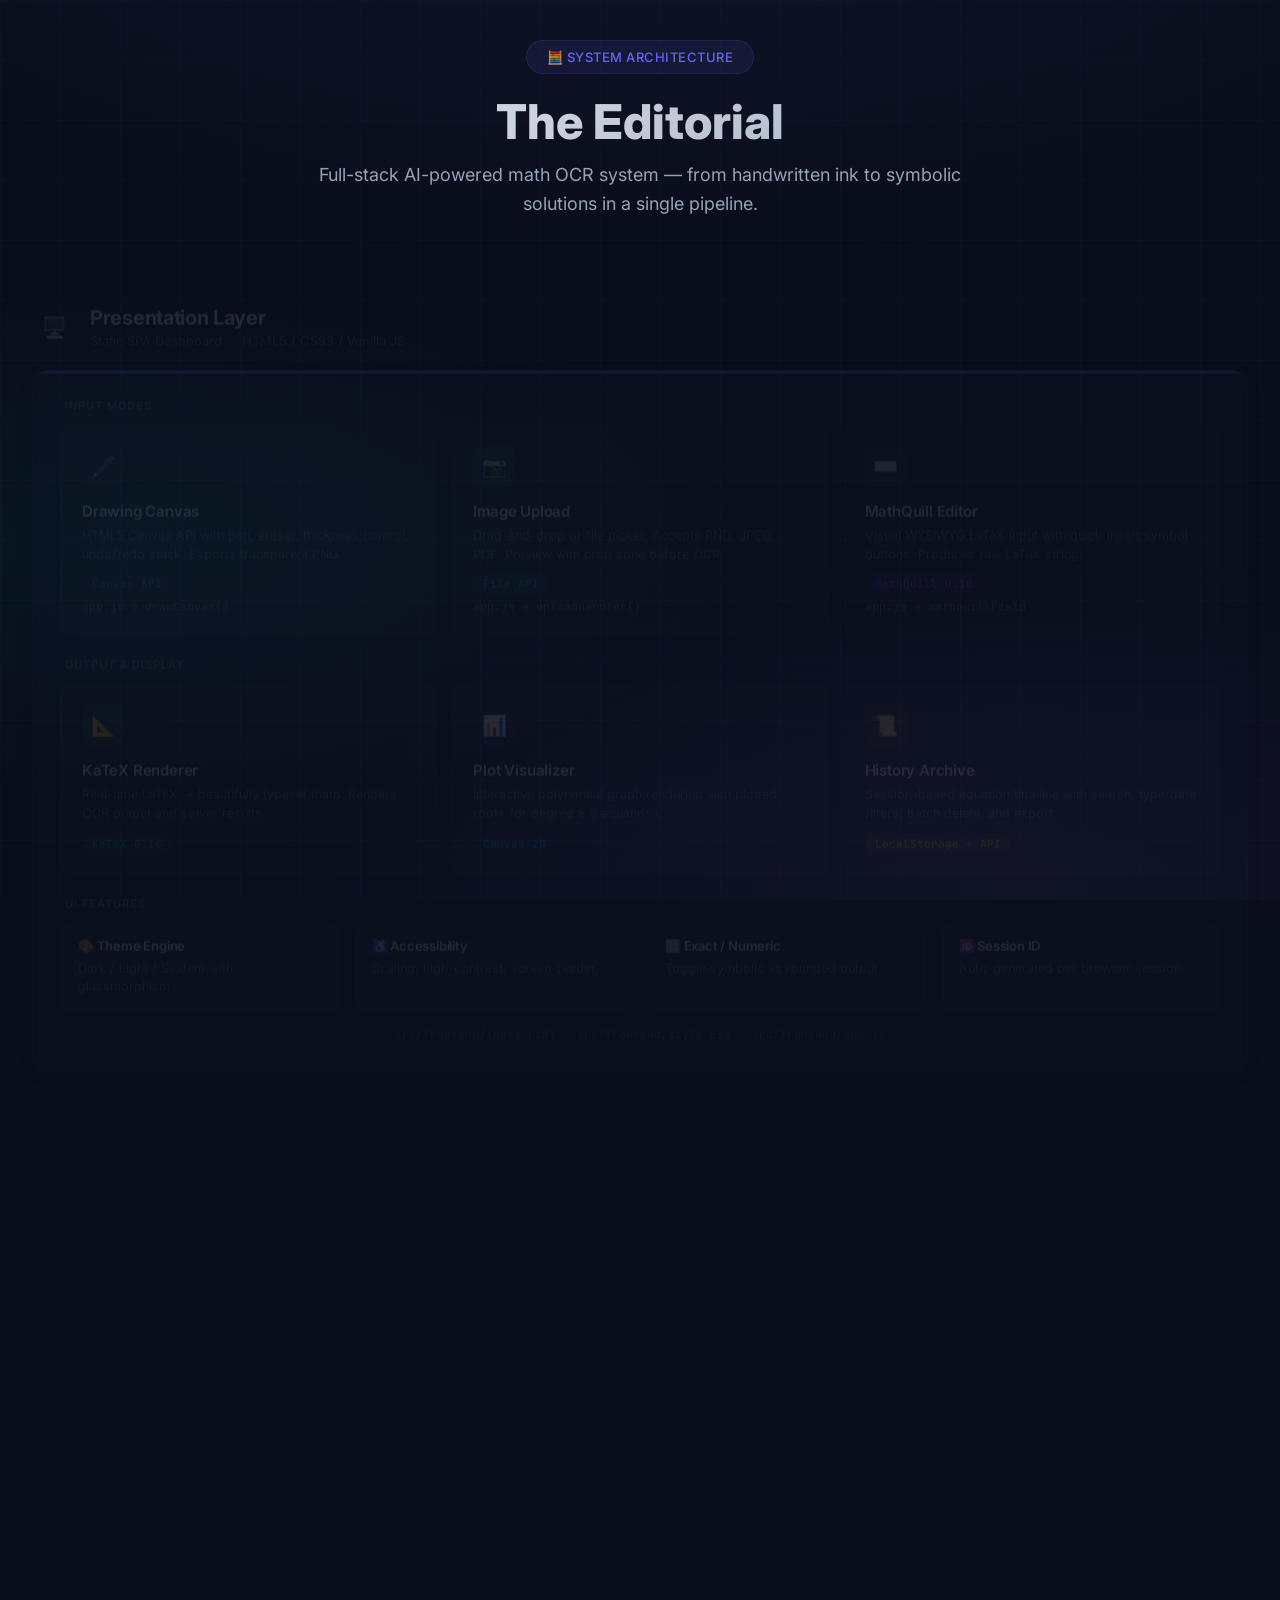
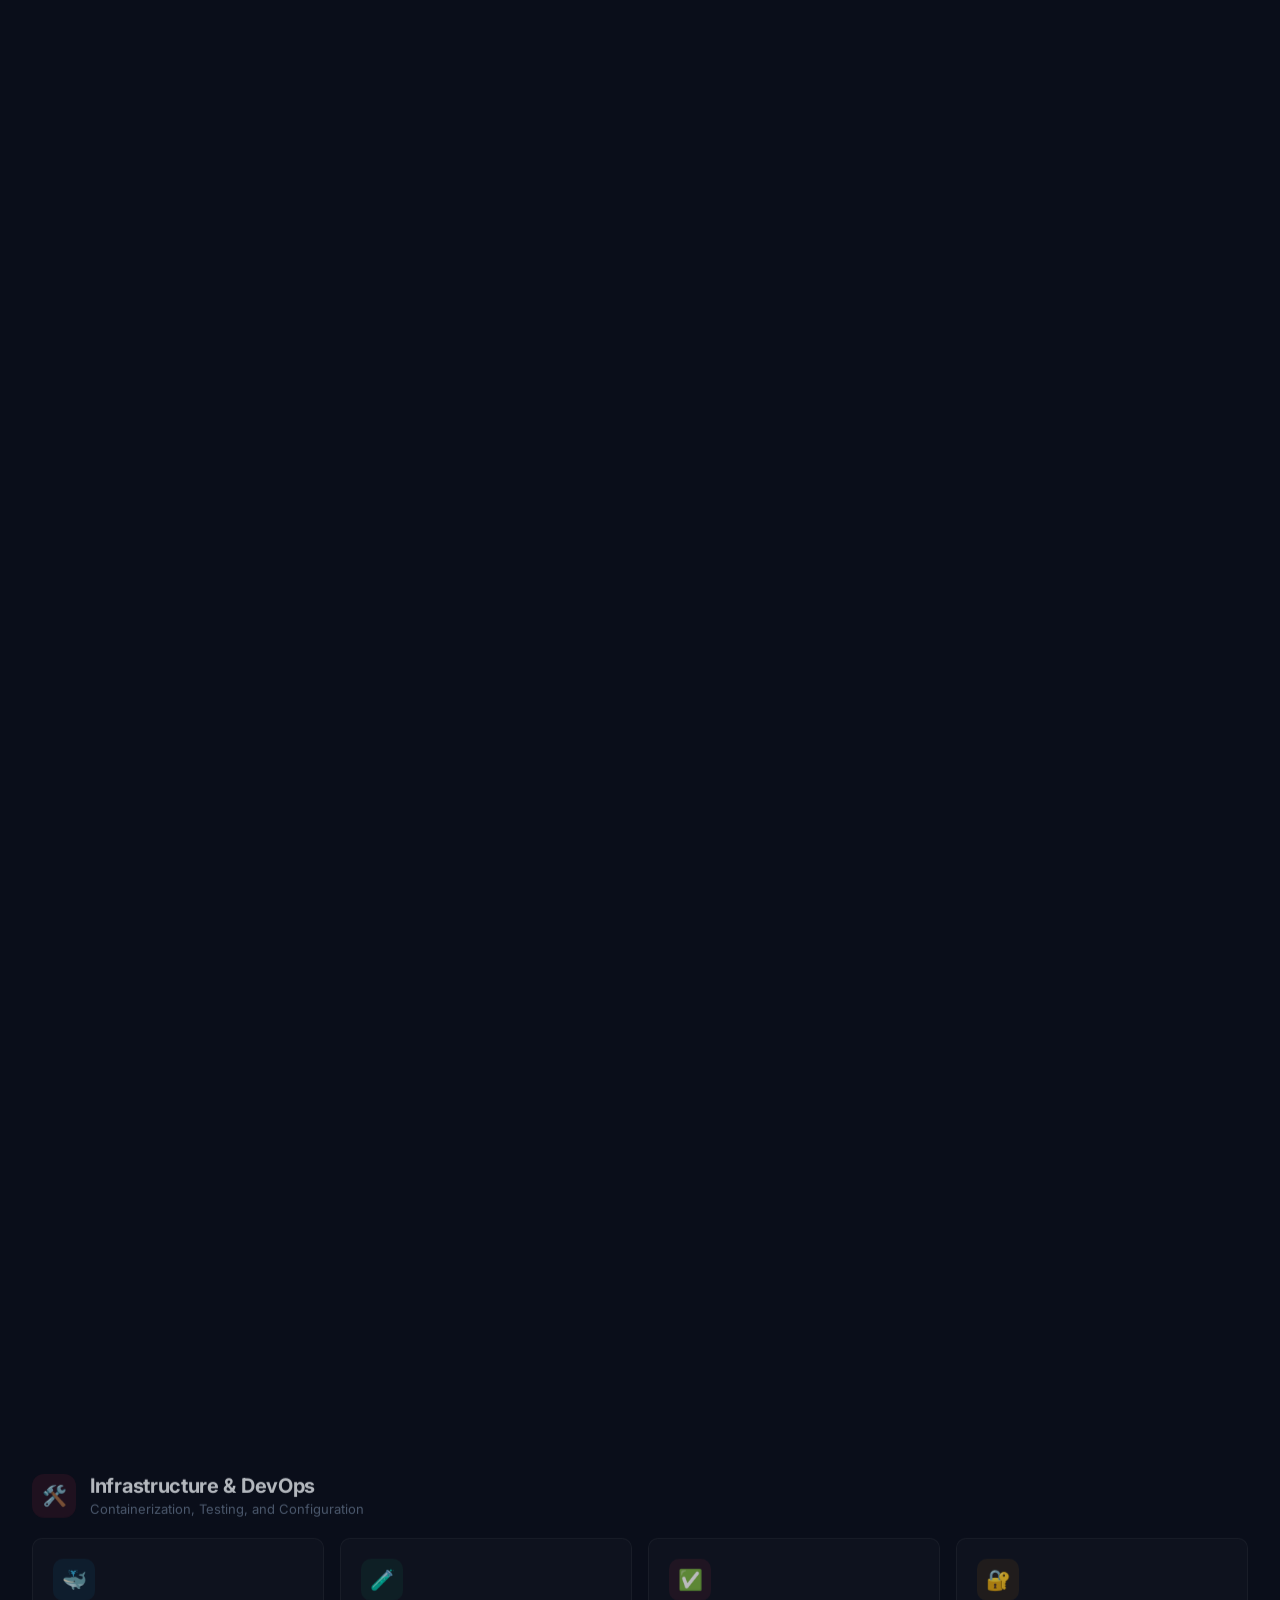
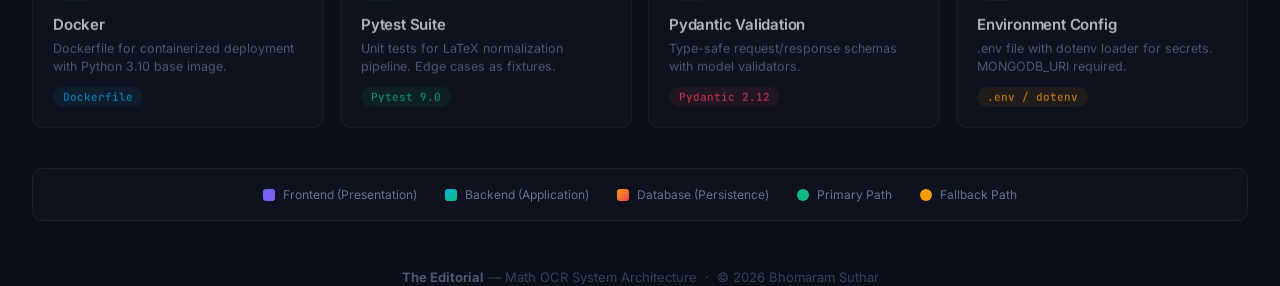
<file: docs/index.html>
<!DOCTYPE html>
<html lang="en">
<head>
  <meta charset="UTF-8">
  <meta http-equiv="refresh" content="0; url=architecture-diagram.html">
  <title>Redirecting — The Editorial</title>
</head>
<body>
  <p>Redirecting to <a href="architecture-diagram.html">System Architecture</a>...</p>
</body>
</html>
</file>
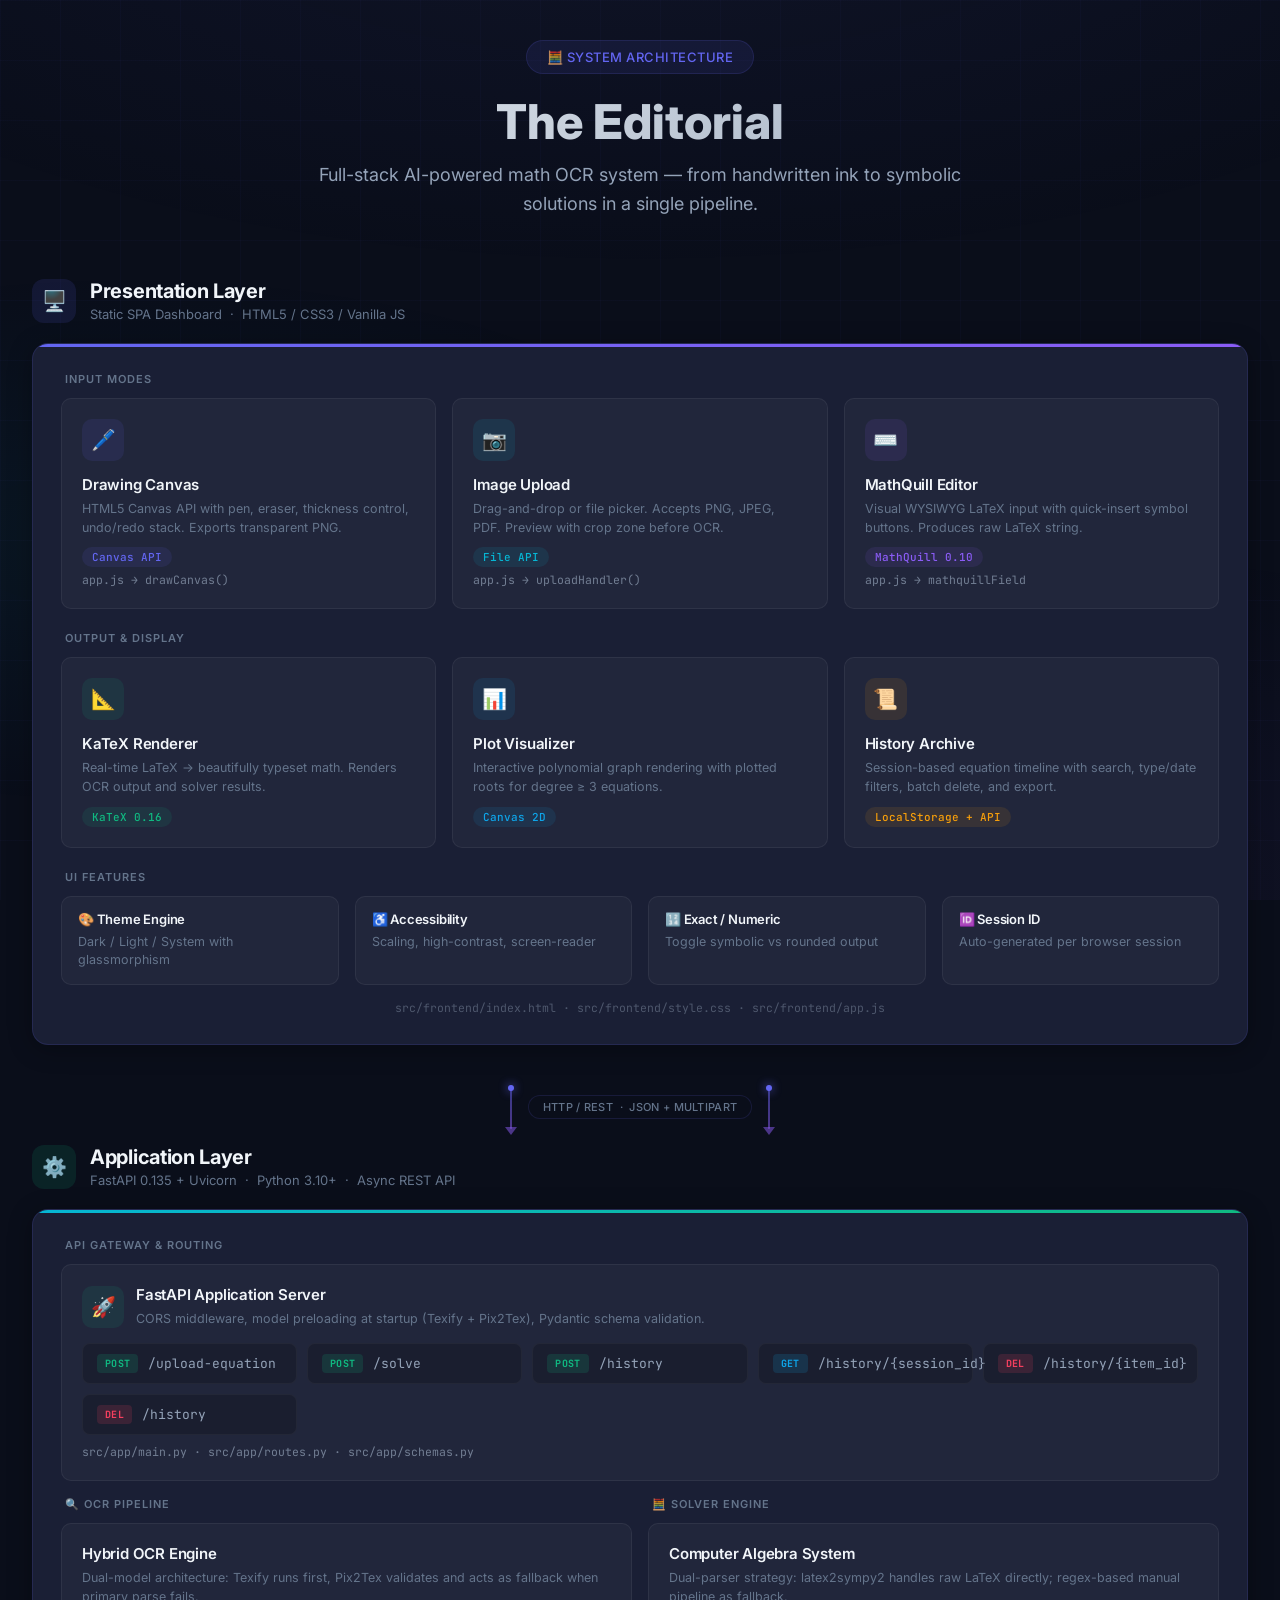
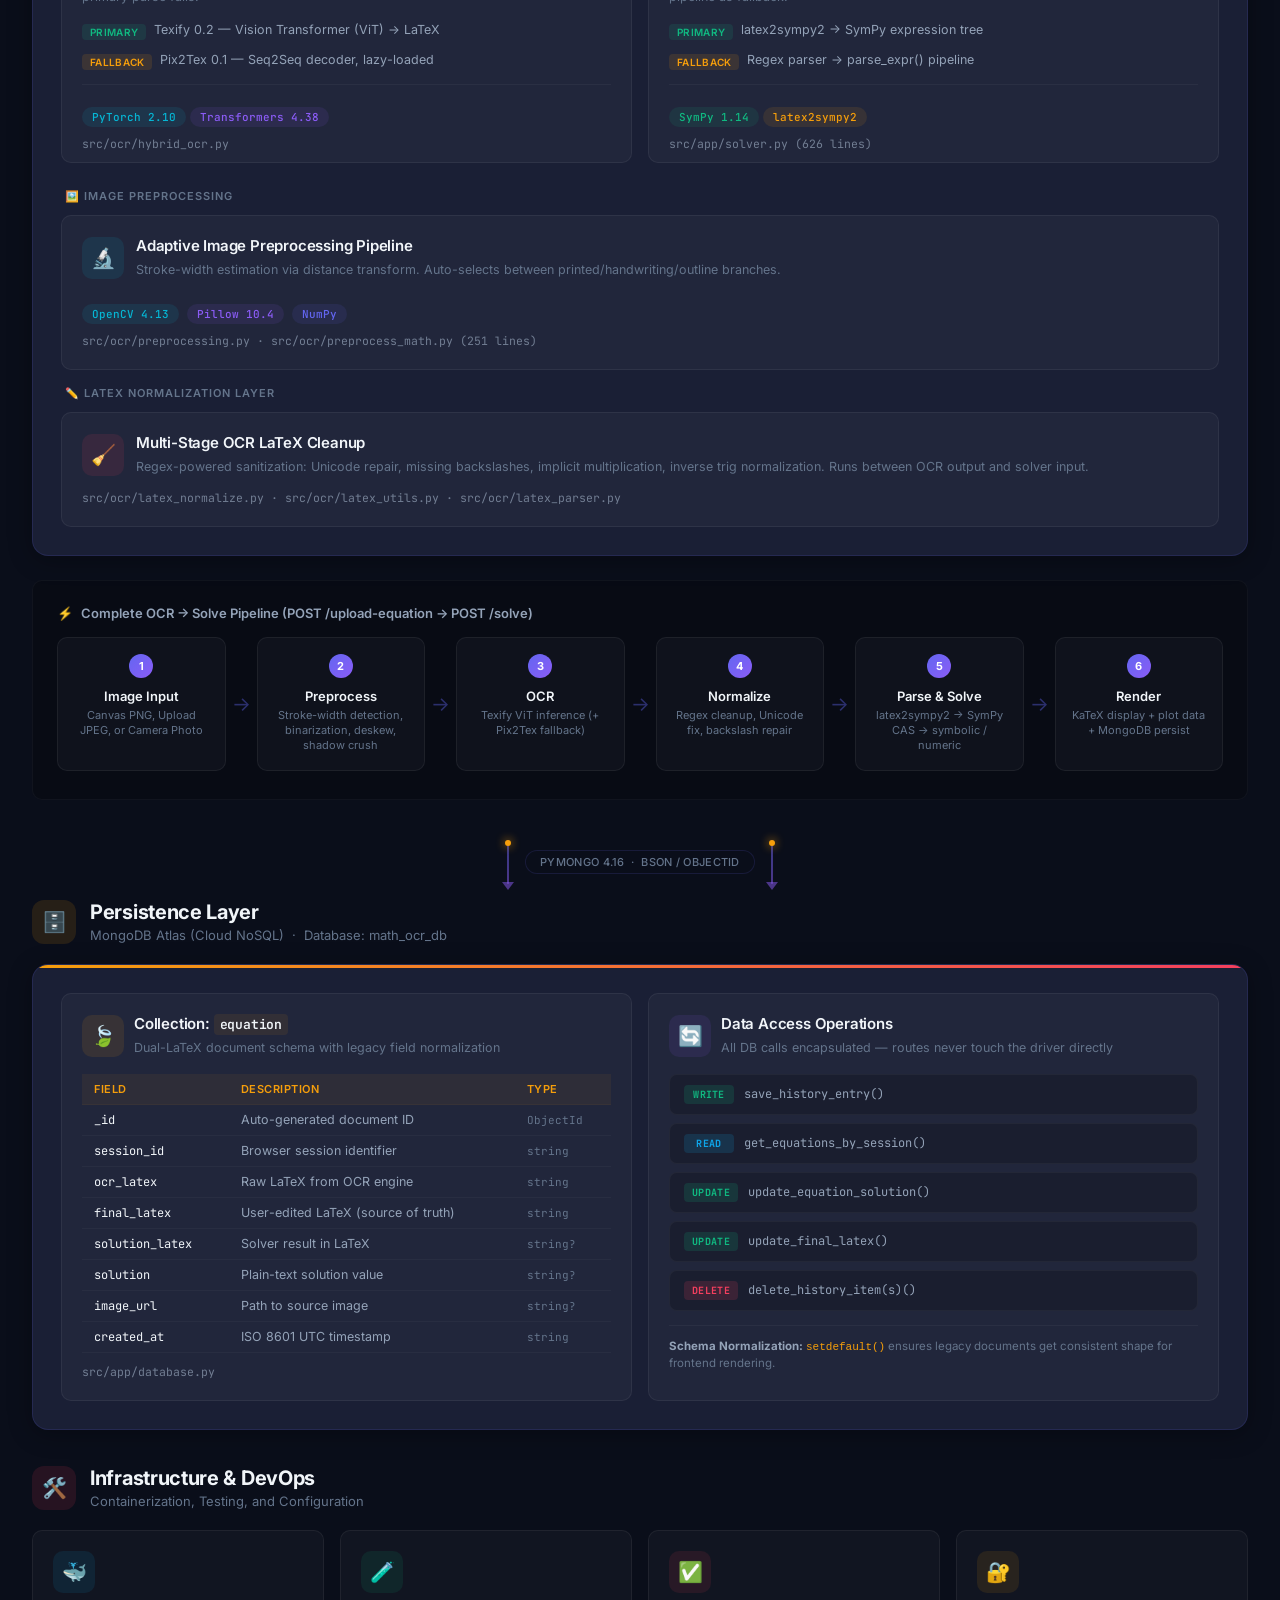
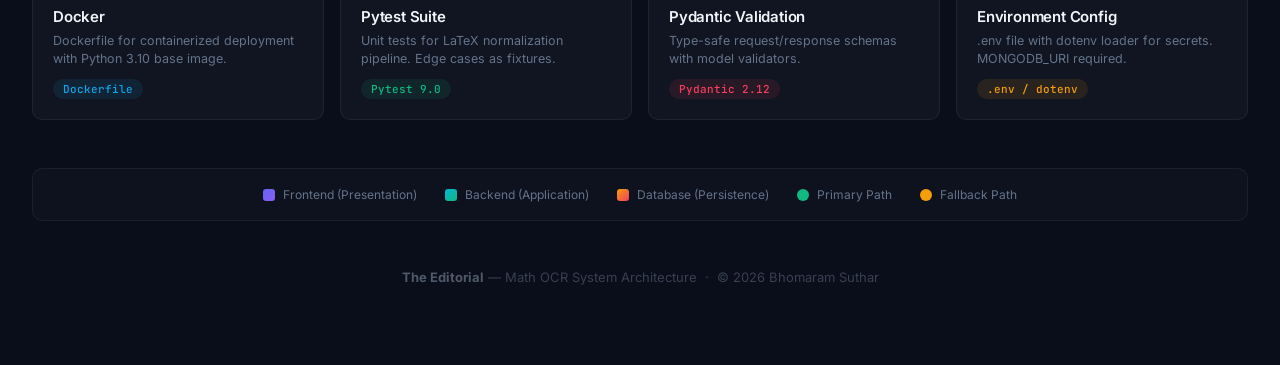
<file: assests/architecture-diagram.html>
<!DOCTYPE html>
<html lang="en">
<head>
  <meta charset="UTF-8">
  <meta name="viewport" content="width=device-width, initial-scale=1.0">
  <title>The Editorial — System Architecture</title>
  <link href="https://fonts.googleapis.com/css2?family=Inter:wght@300;400;500;600;700;800&family=JetBrains+Mono:wght@400;500&display=swap" rel="stylesheet">
  <style>
    /* ── Reset & Base ──────────────────────────── */
    *, *::before, *::after { box-sizing: border-box; margin: 0; padding: 0; }

    :root {
      --bg-primary: #0a0e1a;
      --bg-secondary: #111827;
      --bg-card: #1a1f35;
      --bg-card-hover: #222845;
      --border-subtle: rgba(99, 102, 241, 0.15);
      --border-glow: rgba(99, 102, 241, 0.4);
      --text-primary: #f1f5f9;
      --text-secondary: #94a3b8;
      --text-muted: #64748b;
      --accent-indigo: #6366f1;
      --accent-violet: #8b5cf6;
      --accent-cyan: #06b6d4;
      --accent-emerald: #10b981;
      --accent-amber: #f59e0b;
      --accent-rose: #f43f5e;
      --accent-sky: #0ea5e9;
      --gradient-primary: linear-gradient(135deg, #6366f1, #8b5cf6);
      --gradient-warm: linear-gradient(135deg, #f59e0b, #f43f5e);
      --gradient-cool: linear-gradient(135deg, #06b6d4, #10b981);
      --gradient-ocean: linear-gradient(135deg, #0ea5e9, #6366f1);
      --shadow-glow: 0 0 30px rgba(99, 102, 241, 0.15);
      --shadow-card: 0 4px 24px rgba(0, 0, 0, 0.3);
      --radius: 16px;
      --radius-sm: 10px;
    }

    body {
      font-family: 'Inter', -apple-system, BlinkMacSystemFont, sans-serif;
      background: var(--bg-primary);
      color: var(--text-primary);
      min-height: 100vh;
      overflow-x: hidden;
    }

    /* ── Background Pattern ───────────────────── */
    body::before {
      content: '';
      position: fixed;
      inset: 0;
      background:
        radial-gradient(ellipse 80% 50% at 50% -20%, rgba(99, 102, 241, 0.08), transparent),
        radial-gradient(ellipse 60% 40% at 80% 100%, rgba(139, 92, 246, 0.06), transparent),
        radial-gradient(ellipse 50% 30% at 10% 60%, rgba(6, 182, 212, 0.05), transparent);
      pointer-events: none;
      z-index: 0;
    }

    .background-grid {
      position: fixed;
      inset: 0;
      background-image:
        linear-gradient(rgba(99, 102, 241, 0.03) 1px, transparent 1px),
        linear-gradient(90deg, rgba(99, 102, 241, 0.03) 1px, transparent 1px);
      background-size: 60px 60px;
      pointer-events: none;
      z-index: 0;
    }

    /* ── Container ────────────────────────────── */
    .container {
      position: relative;
      z-index: 1;
      max-width: 1400px;
      margin: 0 auto;
      padding: 40px 32px 80px;
    }

    /* ── Header ───────────────────────────────── */
    .header {
      text-align: center;
      margin-bottom: 60px;
    }

    .header-badge {
      display: inline-flex;
      align-items: center;
      gap: 8px;
      background: rgba(99, 102, 241, 0.1);
      border: 1px solid var(--border-subtle);
      border-radius: 100px;
      padding: 8px 20px;
      font-size: 13px;
      font-weight: 500;
      color: var(--accent-indigo);
      letter-spacing: 0.5px;
      text-transform: uppercase;
      margin-bottom: 20px;
    }

    .header h1 {
      font-size: 48px;
      font-weight: 800;
      background: linear-gradient(135deg, #f1f5f9 0%, #94a3b8 100%);
      -webkit-background-clip: text;
      -webkit-text-fill-color: transparent;
      background-clip: text;
      line-height: 1.15;
      margin-bottom: 12px;
    }

    .header p {
      font-size: 18px;
      color: var(--text-secondary);
      max-width: 700px;
      margin: 0 auto;
      line-height: 1.6;
    }

    /* ── Tier Label ────────────────────────────── */
    .tier-section {
      margin-bottom: 24px;
      position: relative;
    }

    .tier-label {
      display: flex;
      align-items: center;
      gap: 14px;
      margin-bottom: 20px;
    }

    .tier-label-icon {
      width: 44px;
      height: 44px;
      border-radius: 12px;
      display: flex;
      align-items: center;
      justify-content: center;
      font-size: 20px;
      flex-shrink: 0;
    }

    .tier-label-text h2 {
      font-size: 20px;
      font-weight: 700;
      letter-spacing: -0.3px;
    }

    .tier-label-text span {
      font-size: 13px;
      color: var(--text-muted);
      font-weight: 400;
    }

    /* ── Tier Card Wrapper ────────────────────── */
    .tier-card {
      background: var(--bg-card);
      border: 1px solid var(--border-subtle);
      border-radius: var(--radius);
      padding: 28px;
      box-shadow: var(--shadow-card);
      position: relative;
      overflow: hidden;
      transition: border-color 0.3s ease;
    }

    .tier-card:hover {
      border-color: var(--border-glow);
    }

    .tier-card::before {
      content: '';
      position: absolute;
      top: 0;
      left: 0;
      right: 0;
      height: 3px;
      border-radius: var(--radius) var(--radius) 0 0;
    }

    .tier-frontend::before { background: var(--gradient-primary); }
    .tier-backend::before { background: var(--gradient-cool); }
    .tier-database::before { background: var(--gradient-warm); }

    /* ── Component Rows ───────────────────────── */
    .component-row {
      display: grid;
      gap: 16px;
    }

    .component-row.cols-3 { grid-template-columns: repeat(3, 1fr); }
    .component-row.cols-4 { grid-template-columns: repeat(4, 1fr); }
    .component-row.cols-2 { grid-template-columns: repeat(2, 1fr); }

    /* ── Component Box ────────────────────────── */
    .component {
      background: rgba(255, 255, 255, 0.03);
      border: 1px solid rgba(255, 255, 255, 0.06);
      border-radius: var(--radius-sm);
      padding: 20px;
      transition: all 0.3s cubic-bezier(0.4, 0, 0.2, 1);
      position: relative;
    }

    .component:hover {
      background: rgba(255, 255, 255, 0.06);
      border-color: rgba(255, 255, 255, 0.12);
      transform: translateY(-2px);
      box-shadow: 0 8px 32px rgba(0, 0, 0, 0.2);
    }

    .component-icon {
      width: 42px;
      height: 42px;
      border-radius: 10px;
      display: flex;
      align-items: center;
      justify-content: center;
      font-size: 20px;
      margin-bottom: 14px;
    }

    .component h3 {
      font-size: 15px;
      font-weight: 600;
      margin-bottom: 6px;
      letter-spacing: -0.2px;
    }

    .component p {
      font-size: 12.5px;
      color: var(--text-muted);
      line-height: 1.5;
    }

    .tech-badge {
      display: inline-block;
      background: rgba(99, 102, 241, 0.1);
      color: var(--accent-indigo);
      font-size: 11px;
      font-weight: 500;
      padding: 3px 10px;
      border-radius: 100px;
      margin-top: 10px;
      font-family: 'JetBrains Mono', monospace;
    }

    .tech-badge.emerald { background: rgba(16, 185, 129, 0.1); color: var(--accent-emerald); }
    .tech-badge.cyan { background: rgba(6, 182, 212, 0.1); color: var(--accent-cyan); }
    .tech-badge.amber { background: rgba(245, 158, 11, 0.1); color: var(--accent-amber); }
    .tech-badge.rose { background: rgba(244, 63, 94, 0.1); color: var(--accent-rose); }
    .tech-badge.sky { background: rgba(14, 165, 233, 0.1); color: var(--accent-sky); }
    .tech-badge.violet { background: rgba(139, 92, 246, 0.1); color: var(--accent-violet); }

    /* ── Connection Arrow ─────────────────────── */
    .connection {
      display: flex;
      align-items: center;
      justify-content: center;
      padding: 16px 0;
      position: relative;
    }

    .connection-line {
      display: flex;
      flex-direction: column;
      align-items: center;
      gap: 6px;
    }

    .connection-arrow {
      width: 2px;
      height: 36px;
      position: relative;
      overflow: visible;
    }

    .connection-arrow::before {
      content: '';
      position: absolute;
      top: 0;
      left: 0;
      width: 2px;
      height: 100%;
      background: linear-gradient(180deg, rgba(99, 102, 241, 0.5), rgba(139, 92, 246, 0.5));
      border-radius: 1px;
    }

    .connection-arrow::after {
      content: '';
      position: absolute;
      bottom: -6px;
      left: 50%;
      transform: translateX(-50%);
      width: 0;
      height: 0;
      border-left: 6px solid transparent;
      border-right: 6px solid transparent;
      border-top: 8px solid rgba(139, 92, 246, 0.5);
    }

    /* Animated data dot */
    .data-dot {
      width: 6px;
      height: 6px;
      border-radius: 50%;
      background: var(--accent-indigo);
      box-shadow: 0 0 10px var(--accent-indigo);
      animation: flowDown 2s ease-in-out infinite;
      position: absolute;
      left: 50%;
      transform: translateX(-50%);
    }

    @keyframes flowDown {
      0% { top: -4px; opacity: 0; }
      20% { opacity: 1; }
      80% { opacity: 1; }
      100% { top: calc(100% + 4px); opacity: 0; }
    }

    .connection-label {
      font-size: 11px;
      font-weight: 500;
      color: var(--text-muted);
      background: var(--bg-primary);
      border: 1px solid var(--border-subtle);
      border-radius: 100px;
      padding: 4px 14px;
      letter-spacing: 0.3px;
      text-transform: uppercase;
      white-space: nowrap;
    }

    .connection-bi {
      display: flex;
      align-items: center;
      gap: 16px;
    }

    /* ── Sub-sections inside tiers ─────────────── */
    .sub-section-label {
      font-size: 11px;
      font-weight: 600;
      color: var(--text-muted);
      text-transform: uppercase;
      letter-spacing: 1px;
      margin-bottom: 12px;
      margin-top: 22px;
      padding-left: 4px;
    }

    .sub-section-label:first-of-type {
      margin-top: 0;
    }

    /* ── Internal Flow ────────────────────────── */
    .internal-flow {
      display: flex;
      align-items: center;
      justify-content: center;
      gap: 0;
      margin: 18px 0;
      flex-wrap: wrap;
    }

    .flow-step {
      display: flex;
      align-items: center;
      gap: 0;
    }

    .flow-node {
      background: rgba(99, 102, 241, 0.08);
      border: 1px solid rgba(99, 102, 241, 0.2);
      border-radius: 8px;
      padding: 10px 16px;
      font-size: 12px;
      font-weight: 500;
      color: var(--text-secondary);
      white-space: nowrap;
      transition: all 0.3s ease;
    }

    .flow-node:hover {
      background: rgba(99, 102, 241, 0.14);
      border-color: rgba(99, 102, 241, 0.3);
      color: var(--text-primary);
    }

    .flow-node .node-icon {
      margin-right: 6px;
    }

    .flow-arrow {
      color: var(--accent-indigo);
      font-size: 18px;
      padding: 0 8px;
      opacity: 0.5;
    }

    /* ── Pipeline Diagram ─────────────────────── */
    .pipeline-container {
      background: rgba(0, 0, 0, 0.2);
      border: 1px solid rgba(255, 255, 255, 0.04);
      border-radius: var(--radius-sm);
      padding: 24px;
      margin-top: 20px;
    }

    .pipeline-title {
      font-size: 13px;
      font-weight: 600;
      color: var(--text-secondary);
      margin-bottom: 16px;
      display: flex;
      align-items: center;
      gap: 8px;
    }

    .pipeline-title::before {
      content: '⚡';
    }

    .pipeline-flow {
      display: flex;
      align-items: stretch;
      gap: 0;
      overflow-x: auto;
      padding-bottom: 4px;
    }

    .pipeline-stage {
      flex: 1;
      min-width: 140px;
      background: rgba(255, 255, 255, 0.03);
      border: 1px solid rgba(255, 255, 255, 0.06);
      border-radius: 10px;
      padding: 16px;
      text-align: center;
      position: relative;
      transition: all 0.3s ease;
    }

    .pipeline-stage:hover {
      background: rgba(255, 255, 255, 0.06);
      transform: translateY(-2px);
    }

    .pipeline-stage-number {
      width: 24px;
      height: 24px;
      border-radius: 50%;
      background: var(--gradient-primary);
      display: inline-flex;
      align-items: center;
      justify-content: center;
      font-size: 11px;
      font-weight: 700;
      margin-bottom: 10px;
      color: white;
    }

    .pipeline-stage h4 {
      font-size: 13px;
      font-weight: 600;
      margin-bottom: 4px;
    }

    .pipeline-stage p {
      font-size: 11px;
      color: var(--text-muted);
      line-height: 1.4;
    }

    .pipeline-connector {
      display: flex;
      align-items: center;
      padding: 0 6px;
      color: var(--accent-indigo);
      font-size: 20px;
      opacity: 0.4;
      flex-shrink: 0;
    }

    /* ── API Endpoints list ───────────────────── */
    .endpoints-grid {
      display: grid;
      grid-template-columns: repeat(auto-fill, minmax(200px, 1fr));
      gap: 10px;
      margin-top: 12px;
    }

    .endpoint {
      display: flex;
      align-items: center;
      gap: 10px;
      padding: 10px 14px;
      background: rgba(0, 0, 0, 0.2);
      border: 1px solid rgba(255, 255, 255, 0.04);
      border-radius: 8px;
      transition: all 0.3s ease;
    }

    .endpoint:hover {
      background: rgba(0, 0, 0, 0.3);
      border-color: rgba(255, 255, 255, 0.08);
    }

    .endpoint-method {
      font-size: 10px;
      font-weight: 700;
      font-family: 'JetBrains Mono', monospace;
      padding: 3px 8px;
      border-radius: 4px;
      letter-spacing: 0.3px;
    }

    .endpoint-method.post { background: rgba(16, 185, 129, 0.15); color: var(--accent-emerald); }
    .endpoint-method.get { background: rgba(14, 165, 233, 0.15); color: var(--accent-sky); }
    .endpoint-method.delete { background: rgba(244, 63, 94, 0.15); color: var(--accent-rose); }

    .endpoint-path {
      font-size: 13px;
      font-family: 'JetBrains Mono', monospace;
      color: var(--text-secondary);
      font-weight: 400;
    }

    /* ── Legend ────────────────────────────────── */
    .legend {
      display: flex;
      align-items: center;
      justify-content: center;
      gap: 28px;
      margin-top: 48px;
      padding: 18px 32px;
      background: rgba(255, 255, 255, 0.02);
      border: 1px solid rgba(255, 255, 255, 0.05);
      border-radius: var(--radius-sm);
      flex-wrap: wrap;
    }

    .legend-item {
      display: flex;
      align-items: center;
      gap: 8px;
      font-size: 12px;
      color: var(--text-muted);
    }

    .legend-color {
      width: 12px;
      height: 12px;
      border-radius: 3px;
    }

    /* ── File Map ──────────────────────────────── */
    .file-map {
      font-family: 'JetBrains Mono', monospace;
      font-size: 11.5px;
      color: var(--text-muted);
      margin-top: 6px;
      line-height: 1.3;
    }

    .file-map .file-path {
      color: var(--text-secondary);
      opacity: 0.7;
    }

    /* ── Dual column layout inside backend ────── */
    .backend-dual {
      display: grid;
      grid-template-columns: 1fr 1fr;
      gap: 16px;
    }

    .backend-dual-full {
      grid-column: 1 / -1;
    }

    /* ── Database schema ──────────────────────── */
    .schema-table {
      width: 100%;
      border-collapse: collapse;
      font-size: 12.5px;
      margin-top: 12px;
    }

    .schema-table th {
      text-align: left;
      padding: 8px 12px;
      background: rgba(245, 158, 11, 0.06);
      color: var(--accent-amber);
      font-weight: 600;
      font-size: 11px;
      text-transform: uppercase;
      letter-spacing: 0.5px;
      border-bottom: 1px solid rgba(245, 158, 11, 0.1);
    }

    .schema-table td {
      padding: 7px 12px;
      border-bottom: 1px solid rgba(255, 255, 255, 0.03);
      color: var(--text-secondary);
    }

    .schema-table td:first-child {
      font-family: 'JetBrains Mono', monospace;
      color: var(--text-primary);
      font-size: 12px;
    }

    .schema-table td:last-child {
      font-family: 'JetBrains Mono', monospace;
      font-size: 11px;
      color: var(--text-muted);
    }

    /* ── Responsive ───────────────────────────── */
    @media (max-width: 900px) {
      .component-row.cols-3,
      .component-row.cols-4 {
        grid-template-columns: repeat(2, 1fr);
      }
      .backend-dual {
        grid-template-columns: 1fr;
      }
      .header h1 { font-size: 36px; }
      .pipeline-flow { flex-wrap: wrap; gap: 8px; }
      .pipeline-connector { display: none; }
    }

    @media (max-width: 600px) {
      .component-row.cols-3,
      .component-row.cols-4,
      .component-row.cols-2 {
        grid-template-columns: 1fr;
      }
      .container { padding: 24px 16px 60px; }
      .header h1 { font-size: 28px; }
    }

    /* ── Animations on scroll ─────────────────── */
    .tier-section {
      opacity: 0;
      transform: translateY(30px);
      animation: fadeInUp 0.6s ease forwards;
    }

    .tier-section:nth-child(1) { animation-delay: 0.1s; }
    .tier-section:nth-child(2) { animation-delay: 0.2s; }
    .tier-section:nth-child(3) { animation-delay: 0.35s; }
    .tier-section:nth-child(4) { animation-delay: 0.45s; }
    .tier-section:nth-child(5) { animation-delay: 0.55s; }
    .tier-section:nth-child(6) { animation-delay: 0.65s; }
    .tier-section:nth-child(7) { animation-delay: 0.75s; }

    @keyframes fadeInUp {
      to { opacity: 1; transform: translateY(0); }
    }

    .connection {
      opacity: 0;
      animation: fadeIn 0.5s ease forwards;
      animation-delay: 0.3s;
    }

    @keyframes fadeIn {
      to { opacity: 1; }
    }

    /* ── Fallback path styling ────────────────── */
    .fallback-badge {
      display: inline-block;
      font-size: 10px;
      font-weight: 600;
      padding: 2px 8px;
      border-radius: 4px;
      background: rgba(245, 158, 11, 0.12);
      color: var(--accent-amber);
      margin-top: 6px;
      text-transform: uppercase;
      letter-spacing: 0.3px;
    }

    .primary-badge {
      display: inline-block;
      font-size: 10px;
      font-weight: 600;
      padding: 2px 8px;
      border-radius: 4px;
      background: rgba(16, 185, 129, 0.12);
      color: var(--accent-emerald);
      margin-top: 6px;
      text-transform: uppercase;
      letter-spacing: 0.3px;
    }

    /* ── Tooltip ───────────────────────────────── */
    .component[data-tooltip] {
      cursor: default;
    }

    .watermark {
      text-align: center;
      margin-top: 48px;
      font-size: 13px;
      color: var(--text-muted);
      opacity: 0.5;
    }

    .watermark strong {
      color: var(--text-secondary);
      opacity: 1;
    }
  </style>
</head>
<body>
  <div class="background-grid"></div>

  <div class="container">

    <!-- ═══════════════════════════════════════════
         HEADER
    ═══════════════════════════════════════════ -->
    <header class="header">
      <div class="header-badge">🧮 System Architecture</div>
      <h1>The Editorial</h1>
      <p>Full-stack AI-powered math OCR system — from handwritten ink to symbolic solutions in a single pipeline.</p>
    </header>

    <!-- ═══════════════════════════════════════════
         TIER 1: FRONTEND (Presentation Layer)
    ═══════════════════════════════════════════ -->
    <section class="tier-section">
      <div class="tier-label">
        <div class="tier-label-icon" style="background: rgba(99, 102, 241, 0.12);">🖥️</div>
        <div class="tier-label-text">
          <h2>Presentation Layer</h2>
          <span>Static SPA Dashboard &nbsp;·&nbsp; HTML5 / CSS3 / Vanilla JS</span>
        </div>
      </div>

      <div class="tier-card tier-frontend">

        <div class="sub-section-label">Input Modes</div>
        <div class="component-row cols-3">
          <div class="component">
            <div class="component-icon" style="background: rgba(99, 102, 241, 0.1);">🖊️</div>
            <h3>Drawing Canvas</h3>
            <p>HTML5 Canvas API with pen, eraser, thickness control, undo/redo stack. Exports transparent PNG.</p>
            <span class="tech-badge">Canvas API</span>
            <div class="file-map"><span class="file-path">app.js → drawCanvas()</span></div>
          </div>
          <div class="component">
            <div class="component-icon" style="background: rgba(6, 182, 212, 0.1);">📷</div>
            <h3>Image Upload</h3>
            <p>Drag-and-drop or file picker. Accepts PNG, JPEG, PDF. Preview with crop zone before OCR.</p>
            <span class="tech-badge cyan">File API</span>
            <div class="file-map"><span class="file-path">app.js → uploadHandler()</span></div>
          </div>
          <div class="component">
            <div class="component-icon" style="background: rgba(139, 92, 246, 0.1);">⌨️</div>
            <h3>MathQuill Editor</h3>
            <p>Visual WYSIWYG LaTeX input with quick-insert symbol buttons. Produces raw LaTeX string.</p>
            <span class="tech-badge violet">MathQuill 0.10</span>
            <div class="file-map"><span class="file-path">app.js → mathquillField</span></div>
          </div>
        </div>

        <div class="sub-section-label">Output & Display</div>
        <div class="component-row cols-3">
          <div class="component">
            <div class="component-icon" style="background: rgba(16, 185, 129, 0.1);">📐</div>
            <h3>KaTeX Renderer</h3>
            <p>Real-time LaTeX → beautifully typeset math. Renders OCR output and solver results.</p>
            <span class="tech-badge emerald">KaTeX 0.16</span>
          </div>
          <div class="component">
            <div class="component-icon" style="background: rgba(14, 165, 233, 0.1);">📊</div>
            <h3>Plot Visualizer</h3>
            <p>Interactive polynomial graph rendering with plotted roots for degree ≥ 3 equations.</p>
            <span class="tech-badge sky">Canvas 2D</span>
          </div>
          <div class="component">
            <div class="component-icon" style="background: rgba(245, 158, 11, 0.1);">📜</div>
            <h3>History Archive</h3>
            <p>Session-based equation timeline with search, type/date filters, batch delete, and export.</p>
            <span class="tech-badge amber">LocalStorage + API</span>
          </div>
        </div>

        <div class="sub-section-label">UI Features</div>
        <div class="component-row cols-4">
          <div class="component" style="padding: 14px 16px;">
            <h3 style="font-size: 13px;">🎨 Theme Engine</h3>
            <p>Dark / Light / System with glassmorphism</p>
          </div>
          <div class="component" style="padding: 14px 16px;">
            <h3 style="font-size: 13px;">♿ Accessibility</h3>
            <p>Scaling, high-contrast, screen-reader</p>
          </div>
          <div class="component" style="padding: 14px 16px;">
            <h3 style="font-size: 13px;">🔢 Exact / Numeric</h3>
            <p>Toggle symbolic vs rounded output</p>
          </div>
          <div class="component" style="padding: 14px 16px;">
            <h3 style="font-size: 13px;">🆔 Session ID</h3>
            <p>Auto-generated per browser session</p>
          </div>
        </div>

        <div class="file-map" style="margin-top: 16px; text-align: center; opacity: 0.6;">
          <span class="file-path">src/frontend/index.html · src/frontend/style.css · src/frontend/app.js</span>
        </div>
      </div>
    </section>

    <!-- ═══════════════════════════════════════════
         CONNECTION: Frontend ↔ Backend
    ═══════════════════════════════════════════ -->
    <div class="connection">
      <div class="connection-bi">
        <div class="connection-line">
          <div class="connection-arrow" style="height: 44px;">
            <div class="data-dot"></div>
          </div>
        </div>
        <div class="connection-label">HTTP / REST &nbsp;·&nbsp; JSON + Multipart</div>
        <div class="connection-line">
          <div class="connection-arrow" style="height: 44px;">
            <div class="data-dot" style="animation-delay: 0.8s;"></div>
          </div>
        </div>
      </div>
    </div>

    <!-- ═══════════════════════════════════════════
         TIER 2: BACKEND (Application Layer)
    ═══════════════════════════════════════════ -->
    <section class="tier-section">
      <div class="tier-label">
        <div class="tier-label-icon" style="background: rgba(16, 185, 129, 0.12);">⚙️</div>
        <div class="tier-label-text">
          <h2>Application Layer</h2>
          <span>FastAPI 0.135 + Uvicorn &nbsp;·&nbsp; Python 3.10+ &nbsp;·&nbsp; Async REST API</span>
        </div>
      </div>

      <div class="tier-card tier-backend">

        <!-- API Gateway -->
        <div class="sub-section-label">API Gateway &amp; Routing</div>
        <div class="component" style="margin-bottom: 16px;">
          <div style="display: flex; align-items: center; gap: 12px; margin-bottom: 14px;">
            <div class="component-icon" style="background: rgba(16, 185, 129, 0.1); margin-bottom: 0;">🚀</div>
            <div>
              <h3>FastAPI Application Server</h3>
              <p>CORS middleware, model preloading at startup (Texify + Pix2Tex), Pydantic schema validation.</p>
            </div>
          </div>
          <div class="endpoints-grid">
            <div class="endpoint">
              <span class="endpoint-method post">POST</span>
              <span class="endpoint-path">/upload-equation</span>
            </div>
            <div class="endpoint">
              <span class="endpoint-method post">POST</span>
              <span class="endpoint-path">/solve</span>
            </div>
            <div class="endpoint">
              <span class="endpoint-method post">POST</span>
              <span class="endpoint-path">/history</span>
            </div>
            <div class="endpoint">
              <span class="endpoint-method get">GET</span>
              <span class="endpoint-path">/history/{session_id}</span>
            </div>
            <div class="endpoint">
              <span class="endpoint-method delete">DEL</span>
              <span class="endpoint-path">/history/{item_id}</span>
            </div>
            <div class="endpoint">
              <span class="endpoint-method delete">DEL</span>
              <span class="endpoint-path">/history</span>
            </div>
          </div>
          <div class="file-map" style="margin-top: 10px;">
            <span class="file-path">src/app/main.py · src/app/routes.py · src/app/schemas.py</span>
          </div>
        </div>

        <!-- Backend Dual: OCR Pipeline + Solver Engine -->
        <div class="backend-dual">

          <!-- Left: OCR Pipeline -->
          <div>
            <div class="sub-section-label">🔍 OCR Pipeline</div>
            <div class="component" style="height: calc(100% - 36px);">
              <h3>Hybrid OCR Engine</h3>
              <p style="margin-bottom: 12px;">Dual-model architecture: Texify runs first, Pix2Tex validates and acts as fallback when primary parse fails.</p>

              <div style="display: flex; flex-direction: column; gap: 8px;">
                <div style="display: flex; align-items: center; gap: 8px;">
                  <span class="primary-badge">Primary</span>
                  <span style="font-size: 12.5px; color: var(--text-secondary);">Texify 0.2 — Vision Transformer (ViT) → LaTeX</span>
                </div>
                <div style="display: flex; align-items: center; gap: 8px;">
                  <span class="fallback-badge">Fallback</span>
                  <span style="font-size: 12.5px; color: var(--text-secondary);">Pix2Tex 0.1 — Seq2Seq decoder, lazy-loaded</span>
                </div>
              </div>

              <div style="margin-top: 14px; padding-top: 12px; border-top: 1px solid rgba(255,255,255,0.04);">
                <span class="tech-badge cyan">PyTorch 2.10</span>
                <span class="tech-badge violet">Transformers 4.38</span>
              </div>

              <div class="file-map" style="margin-top: 10px;">
                <span class="file-path">src/ocr/hybrid_ocr.py</span>
              </div>
            </div>
          </div>

          <!-- Right: Solver Engine -->
          <div>
            <div class="sub-section-label">🧮 Solver Engine</div>
            <div class="component" style="height: calc(100% - 36px);">
              <h3>Computer Algebra System</h3>
              <p style="margin-bottom: 12px;">Dual-parser strategy: latex2sympy2 handles raw LaTeX directly; regex-based manual pipeline as fallback.</p>

              <div style="display: flex; flex-direction: column; gap: 8px;">
                <div style="display: flex; align-items: center; gap: 8px;">
                  <span class="primary-badge">Primary</span>
                  <span style="font-size: 12.5px; color: var(--text-secondary);">latex2sympy2 → SymPy expression tree</span>
                </div>
                <div style="display: flex; align-items: center; gap: 8px;">
                  <span class="fallback-badge">Fallback</span>
                  <span style="font-size: 12.5px; color: var(--text-secondary);">Regex parser → parse_expr() pipeline</span>
                </div>
              </div>

              <div style="margin-top: 14px; padding-top: 12px; border-top: 1px solid rgba(255,255,255,0.04);">
                <span class="tech-badge emerald">SymPy 1.14</span>
                <span class="tech-badge amber">latex2sympy2</span>
              </div>

              <div class="file-map" style="margin-top: 10px;">
                <span class="file-path">src/app/solver.py (626 lines)</span>
              </div>
            </div>
          </div>

          <!-- Full width: Image Preprocessing -->
          <div class="backend-dual-full">
            <div class="sub-section-label">🖼️ Image Preprocessing</div>
            <div class="component">
              <div style="display: flex; align-items: center; gap: 12px; margin-bottom: 14px;">
                <div class="component-icon" style="background: rgba(6, 182, 212, 0.1); margin-bottom: 0;">🔬</div>
                <div>
                  <h3>Adaptive Image Preprocessing Pipeline</h3>
                  <p>Stroke-width estimation via distance transform. Auto-selects between printed/handwriting/outline branches.</p>
                </div>
              </div>
              <div style="display: flex; gap: 8px; flex-wrap: wrap;">
                <span class="tech-badge cyan">OpenCV 4.13</span>
                <span class="tech-badge violet">Pillow 10.4</span>
                <span class="tech-badge">NumPy</span>
              </div>
              <div class="file-map" style="margin-top: 10px;">
                <span class="file-path">src/ocr/preprocessing.py · src/ocr/preprocess_math.py (251 lines)</span>
              </div>
            </div>
          </div>

          <!-- Full width: LaTeX Normalization -->
          <div class="backend-dual-full">
            <div class="sub-section-label">✏️ LaTeX Normalization Layer</div>
            <div class="component">
              <div style="display: flex; align-items: center; gap: 12px; margin-bottom: 14px;">
                <div class="component-icon" style="background: rgba(244, 63, 94, 0.1); margin-bottom: 0;">🧹</div>
                <div>
                  <h3>Multi-Stage OCR LaTeX Cleanup</h3>
                  <p>Regex-powered sanitization: Unicode repair, missing backslashes, implicit multiplication, inverse trig normalization. Runs between OCR output and solver input.</p>
                </div>
              </div>
              <div class="file-map">
                <span class="file-path">src/ocr/latex_normalize.py · src/ocr/latex_utils.py · src/ocr/latex_parser.py</span>
              </div>
            </div>
          </div>
        </div>
      </div>
    </section>

    <!-- ═══════════════════════════════════════════
         DATA FLOW PIPELINE
    ═══════════════════════════════════════════ -->
    <section class="tier-section">
      <div class="pipeline-container">
        <div class="pipeline-title">Complete OCR → Solve Pipeline (POST /upload-equation → POST /solve)</div>
        <div class="pipeline-flow">
          <div class="pipeline-stage">
            <div class="pipeline-stage-number">1</div>
            <h4>Image Input</h4>
            <p>Canvas PNG, Upload JPEG, or Camera Photo</p>
          </div>
          <div class="pipeline-connector">→</div>
          <div class="pipeline-stage">
            <div class="pipeline-stage-number">2</div>
            <h4>Preprocess</h4>
            <p>Stroke-width detection, binarization, deskew, shadow crush</p>
          </div>
          <div class="pipeline-connector">→</div>
          <div class="pipeline-stage">
            <div class="pipeline-stage-number">3</div>
            <h4>OCR</h4>
            <p>Texify ViT inference (+ Pix2Tex fallback)</p>
          </div>
          <div class="pipeline-connector">→</div>
          <div class="pipeline-stage">
            <div class="pipeline-stage-number">4</div>
            <h4>Normalize</h4>
            <p>Regex cleanup, Unicode fix, backslash repair</p>
          </div>
          <div class="pipeline-connector">→</div>
          <div class="pipeline-stage">
            <div class="pipeline-stage-number">5</div>
            <h4>Parse & Solve</h4>
            <p>latex2sympy2 → SymPy CAS → symbolic / numeric</p>
          </div>
          <div class="pipeline-connector">→</div>
          <div class="pipeline-stage">
            <div class="pipeline-stage-number">6</div>
            <h4>Render</h4>
            <p>KaTeX display + plot data + MongoDB persist</p>
          </div>
        </div>
      </div>
    </section>

    <!-- ═══════════════════════════════════════════
         CONNECTION: Backend ↔ Database
    ═══════════════════════════════════════════ -->
    <div class="connection">
      <div class="connection-bi">
        <div class="connection-line">
          <div class="connection-arrow" style="height: 44px;">
            <div class="data-dot" style="animation-delay: 0.4s; background: var(--accent-amber); box-shadow: 0 0 10px var(--accent-amber);"></div>
          </div>
        </div>
        <div class="connection-label">PyMongo 4.16 &nbsp;·&nbsp; BSON / ObjectId</div>
        <div class="connection-line">
          <div class="connection-arrow" style="height: 44px;">
            <div class="data-dot" style="animation-delay: 1.2s; background: var(--accent-amber); box-shadow: 0 0 10px var(--accent-amber);"></div>
          </div>
        </div>
      </div>
    </div>

    <!-- ═══════════════════════════════════════════
         TIER 3: DATABASE (Persistence Layer)
    ═══════════════════════════════════════════ -->
    <section class="tier-section">
      <div class="tier-label">
        <div class="tier-label-icon" style="background: rgba(245, 158, 11, 0.12);">🗄️</div>
        <div class="tier-label-text">
          <h2>Persistence Layer</h2>
          <span>MongoDB Atlas (Cloud NoSQL) &nbsp;·&nbsp; Database: math_ocr_db</span>
        </div>
      </div>

      <div class="tier-card tier-database">

        <div class="component-row cols-2">
          <div class="component">
            <div style="display: flex; align-items: center; gap: 10px; margin-bottom: 16px;">
              <div class="component-icon" style="background: rgba(245, 158, 11, 0.1); margin-bottom: 0;">🍃</div>
              <div>
                <h3>Collection: <code style="background: rgba(245,158,11,0.08); padding: 2px 6px; border-radius: 4px; font-family: 'JetBrains Mono', monospace; font-size: 13px;">equation</code></h3>
                <p>Dual-LaTeX document schema with legacy field normalization</p>
              </div>
            </div>

            <table class="schema-table">
              <thead>
                <tr>
                  <th>Field</th>
                  <th>Description</th>
                  <th>Type</th>
                </tr>
              </thead>
              <tbody>
                <tr><td>_id</td><td>Auto-generated document ID</td><td>ObjectId</td></tr>
                <tr><td>session_id</td><td>Browser session identifier</td><td>string</td></tr>
                <tr><td>ocr_latex</td><td>Raw LaTeX from OCR engine</td><td>string</td></tr>
                <tr><td>final_latex</td><td>User-edited LaTeX (source of truth)</td><td>string</td></tr>
                <tr><td>solution_latex</td><td>Solver result in LaTeX</td><td>string?</td></tr>
                <tr><td>solution</td><td>Plain-text solution value</td><td>string?</td></tr>
                <tr><td>image_url</td><td>Path to source image</td><td>string?</td></tr>
                <tr><td>created_at</td><td>ISO 8601 UTC timestamp</td><td>string</td></tr>
              </tbody>
            </table>
            <div class="file-map" style="margin-top: 12px;">
              <span class="file-path">src/app/database.py</span>
            </div>
          </div>

          <div class="component">
            <div style="display: flex; align-items: center; gap: 10px; margin-bottom: 16px;">
              <div class="component-icon" style="background: rgba(139, 92, 246, 0.1); margin-bottom: 0;">🔄</div>
              <div>
                <h3>Data Access Operations</h3>
                <p>All DB calls encapsulated — routes never touch the driver directly</p>
              </div>
            </div>

            <div style="display: flex; flex-direction: column; gap: 8px;">
              <div class="endpoint">
                <span class="endpoint-method post" style="min-width: 50px; text-align: center;">WRITE</span>
                <span class="endpoint-path" style="font-size: 12px;">save_history_entry()</span>
              </div>
              <div class="endpoint">
                <span class="endpoint-method get" style="min-width: 50px; text-align: center;">READ</span>
                <span class="endpoint-path" style="font-size: 12px;">get_equations_by_session()</span>
              </div>
              <div class="endpoint">
                <span class="endpoint-method post" style="min-width: 50px; text-align: center;">UPDATE</span>
                <span class="endpoint-path" style="font-size: 12px;">update_equation_solution()</span>
              </div>
              <div class="endpoint">
                <span class="endpoint-method post" style="min-width: 50px; text-align: center;">UPDATE</span>
                <span class="endpoint-path" style="font-size: 12px;">update_final_latex()</span>
              </div>
              <div class="endpoint">
                <span class="endpoint-method delete" style="min-width: 50px; text-align: center;">DELETE</span>
                <span class="endpoint-path" style="font-size: 12px;">delete_history_item(s)()</span>
              </div>
            </div>

            <div style="margin-top: 14px; padding-top: 12px; border-top: 1px solid rgba(255,255,255,0.04);">
              <p style="font-size: 11.5px; color: var(--text-muted); line-height: 1.5;">
                <strong style="color: var(--text-secondary);">Schema Normalization:</strong> 
                <code style="font-size: 11px; color: var(--accent-amber);">setdefault()</code> ensures legacy documents get consistent shape for frontend rendering.
              </p>
            </div>
          </div>
        </div>
      </div>
    </section>

    <!-- ═══════════════════════════════════════════
         INFRASTRUCTURE ROW
    ═══════════════════════════════════════════ -->
    <section class="tier-section" style="margin-top: 36px;">
      <div class="tier-label">
        <div class="tier-label-icon" style="background: rgba(244, 63, 94, 0.12);">🛠️</div>
        <div class="tier-label-text">
          <h2>Infrastructure & DevOps</h2>
          <span>Containerization, Testing, and Configuration</span>
        </div>
      </div>

      <div class="component-row cols-4">
        <div class="component">
          <div class="component-icon" style="background: rgba(14, 165, 233, 0.1);">🐳</div>
          <h3>Docker</h3>
          <p>Dockerfile for containerized deployment with Python 3.10 base image.</p>
          <span class="tech-badge sky">Dockerfile</span>
        </div>
        <div class="component">
          <div class="component-icon" style="background: rgba(16, 185, 129, 0.1);">🧪</div>
          <h3>Pytest Suite</h3>
          <p>Unit tests for LaTeX normalization pipeline. Edge cases as fixtures.</p>
          <span class="tech-badge emerald">Pytest 9.0</span>
        </div>
        <div class="component">
          <div class="component-icon" style="background: rgba(244, 63, 94, 0.1);">✅</div>
          <h3>Pydantic Validation</h3>
          <p>Type-safe request/response schemas with model validators.</p>
          <span class="tech-badge rose">Pydantic 2.12</span>
        </div>
        <div class="component">
          <div class="component-icon" style="background: rgba(245, 158, 11, 0.1);">🔐</div>
          <h3>Environment Config</h3>
          <p>.env file with dotenv loader for secrets. MONGODB_URI required.</p>
          <span class="tech-badge amber">.env / dotenv</span>
        </div>
      </div>
    </section>

    <!-- ═══════════════════════════════════════════
         LEGEND
    ═══════════════════════════════════════════ -->
    <div class="legend">
      <div class="legend-item">
        <div class="legend-color" style="background: var(--gradient-primary);"></div>
        <span>Frontend (Presentation)</span>
      </div>
      <div class="legend-item">
        <div class="legend-color" style="background: var(--gradient-cool);"></div>
        <span>Backend (Application)</span>
      </div>
      <div class="legend-item">
        <div class="legend-color" style="background: var(--gradient-warm);"></div>
        <span>Database (Persistence)</span>
      </div>
      <div class="legend-item">
        <div class="legend-color" style="background: var(--accent-emerald); border-radius: 50%;"></div>
        <span>Primary Path</span>
      </div>
      <div class="legend-item">
        <div class="legend-color" style="background: var(--accent-amber); border-radius: 50%;"></div>
        <span>Fallback Path</span>
      </div>
    </div>

    <div class="watermark">
      <strong>The Editorial</strong> — Math OCR System Architecture &nbsp;·&nbsp; © 2026 Bhomaram Suthar
    </div>

  </div>
</body>
</html>
</file>
